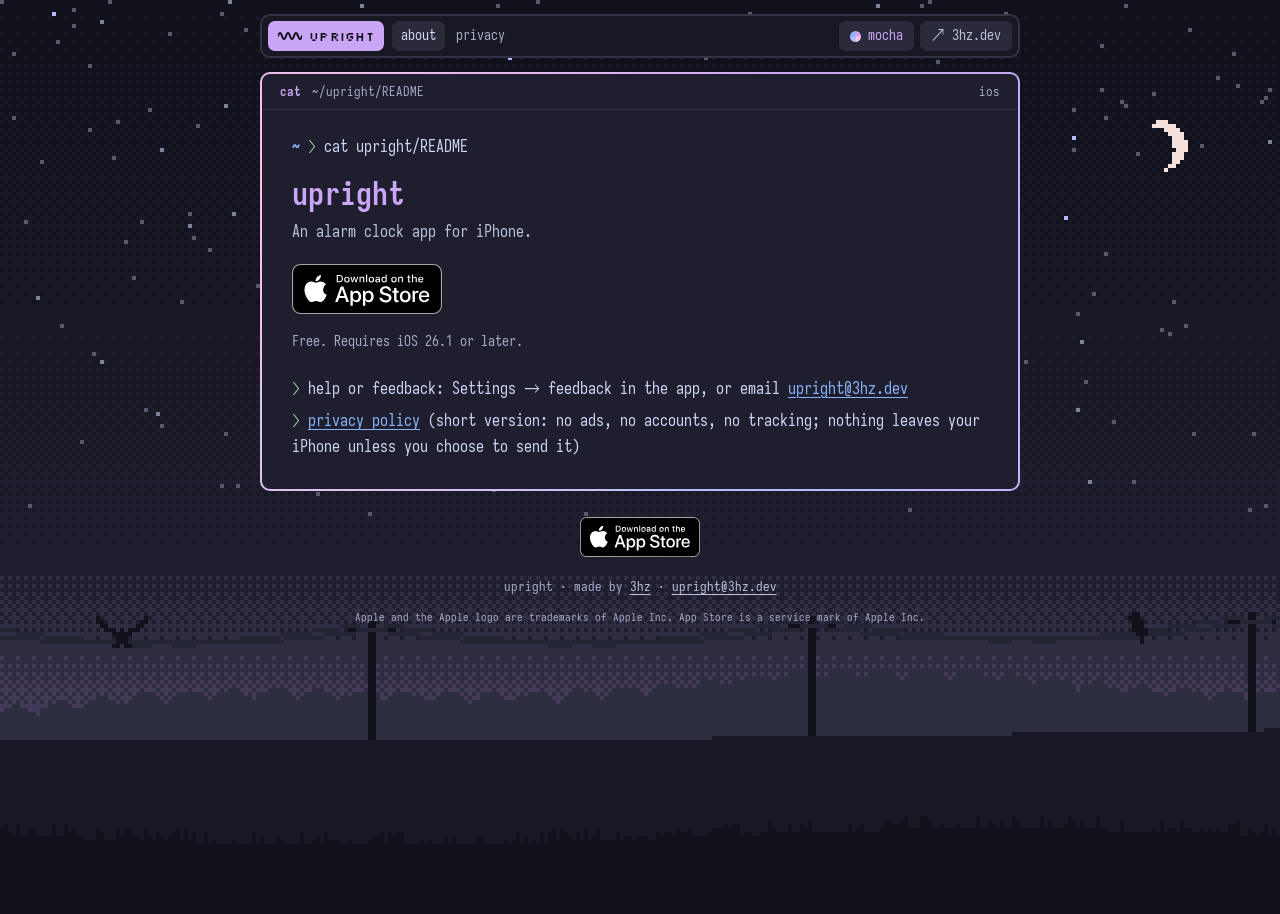
<file: index.html>
<!DOCTYPE html>
<html lang="en">
<head>
  <meta charset="utf-8">
  <meta name="viewport" content="width=device-width, initial-scale=1">
  <meta http-equiv="Content-Security-Policy" content="default-src 'self'; img-src 'self' data:; style-src 'self'; script-src 'self'; font-src 'self'; connect-src 'none'; form-action 'none'; base-uri 'none'; object-src 'none'">
  <meta name="referrer" content="no-referrer">
  <title>Upright Alarm · an alarm clock for iPhone</title>
  <meta name="description" content="Upright Alarm is a free alarm clock app for iPhone, on the App Store. Requires iOS 26.1 or later. Help, feedback and the privacy policy.">
  <link rel="canonical" href="https://upright.3hz.dev/">
  <meta name="theme-color" content="#1e1e2e">
  <link rel="icon" href="/favicon.svg" type="image/svg+xml">
  <link rel="icon" href="/favicon-32.png" sizes="32x32" type="image/png">
  <link rel="apple-touch-icon" href="/apple-touch-icon.png">
  <link rel="preload" href="/assets/fonts/iosevka-400-normal.woff2" as="font" type="font/woff2" crossorigin>
  <link rel="stylesheet" href="/assets/css/style.css">
  <script src="/assets/js/flavor.js"></script>
</head>
<body>

<!-- wallpaper. drawn in assets/js/main.js, same prairie as 3hz.dev -->
<canvas id="wall" aria-hidden="true"></canvas>

<a class="skip" href="#top">skip to content</a>

<header class="bar">
  <a class="bar-logo" href="/" aria-label="upright home">
    <svg viewBox="0 0 24 12" aria-hidden="true"><path d="M0 6 Q2 0 4 6 T8 6 T12 6 T16 6 T20 6 T24 6"/></svg>
    <span>upright</span>
  </a>
  <nav class="nav" aria-label="pages">
    <a href="/" aria-current="page">about</a>
    <a href="/privacy">privacy</a>
  </nav>
  <div class="bar-mods">
    <button class="mod mod-flavor" id="flavor" type="button" title="switch catppuccin flavor (t)">
      <span class="swatch" aria-hidden="true"></span><span class="flavor-name">mocha</span>
    </button>
    <a class="mod mod-3hz" href="https://3hz.dev" aria-label="3hz.dev">↗<span> 3hz.dev</span></a>
  </div>
</header>

<main class="page" id="top">
  <section class="win" aria-labelledby="t-app">
    <header class="win-bar"><span class="win-title"><b>cat</b> ~/upright/README</span><span class="win-meta">ios</span></header>
    <div class="win-body app">
      <p class="cmd"><span class="p-dir">~</span> <span class="p-arrow">❯</span> cat upright/README</p>
      <h1 id="t-app">upright</h1>
      <p class="lede">An alarm clock app for iPhone.</p>
      <p class="store"><a class="store-badge" href="https://apps.apple.com/us/app/upright-alarm/id6820184855"><img src="/assets/img/app-store-badge.svg" alt="Download on the App Store" width="150" height="50"></a></p>
      <p class="req">Free. Requires iOS 26.1 or later.</p>
      <ul class="links">
        <li>help or feedback: Settings → feedback in the app, or email <a href="mailto:upright@3hz.dev">upright@3hz.dev</a></li>
        <li><a href="/privacy">privacy policy</a> (short version: no ads, no accounts, no tracking; nothing leaves your iPhone unless you choose to send it)</li>
      </ul>
    </div>
  </section>
</main>

<footer class="foot">
  <a class="store-badge" href="https://apps.apple.com/us/app/upright-alarm/id6820184855"><img src="/assets/img/app-store-badge.svg" alt="Download on the App Store" width="120" height="40"></a>
  <p>upright · made by <a href="https://3hz.dev">3hz</a> · <a href="mailto:upright@3hz.dev">upright@3hz.dev</a></p>
  <p class="foot-tm">Apple and the Apple logo are trademarks of Apple Inc. App Store is a service mark of Apple Inc.</p>
</footer>

<script src="/assets/js/main.js" defer></script>
</body>
</html>
</file>
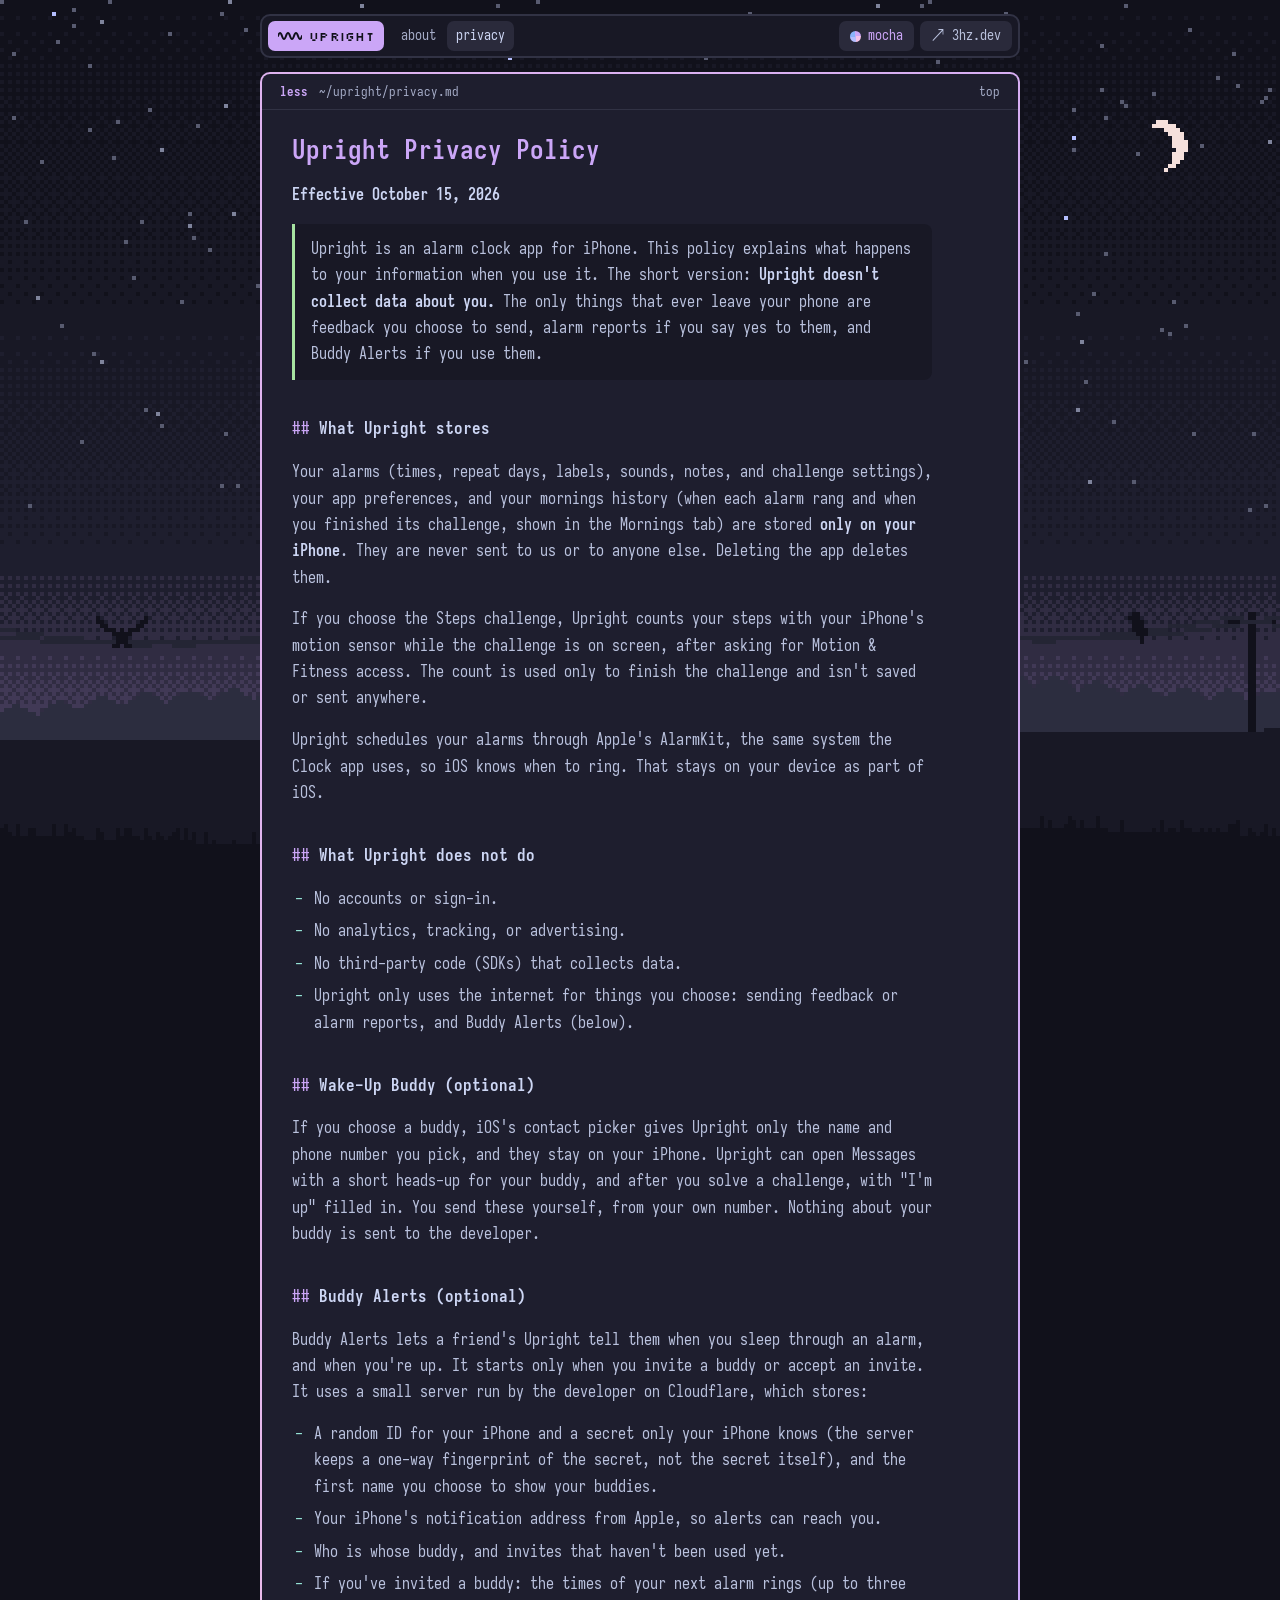
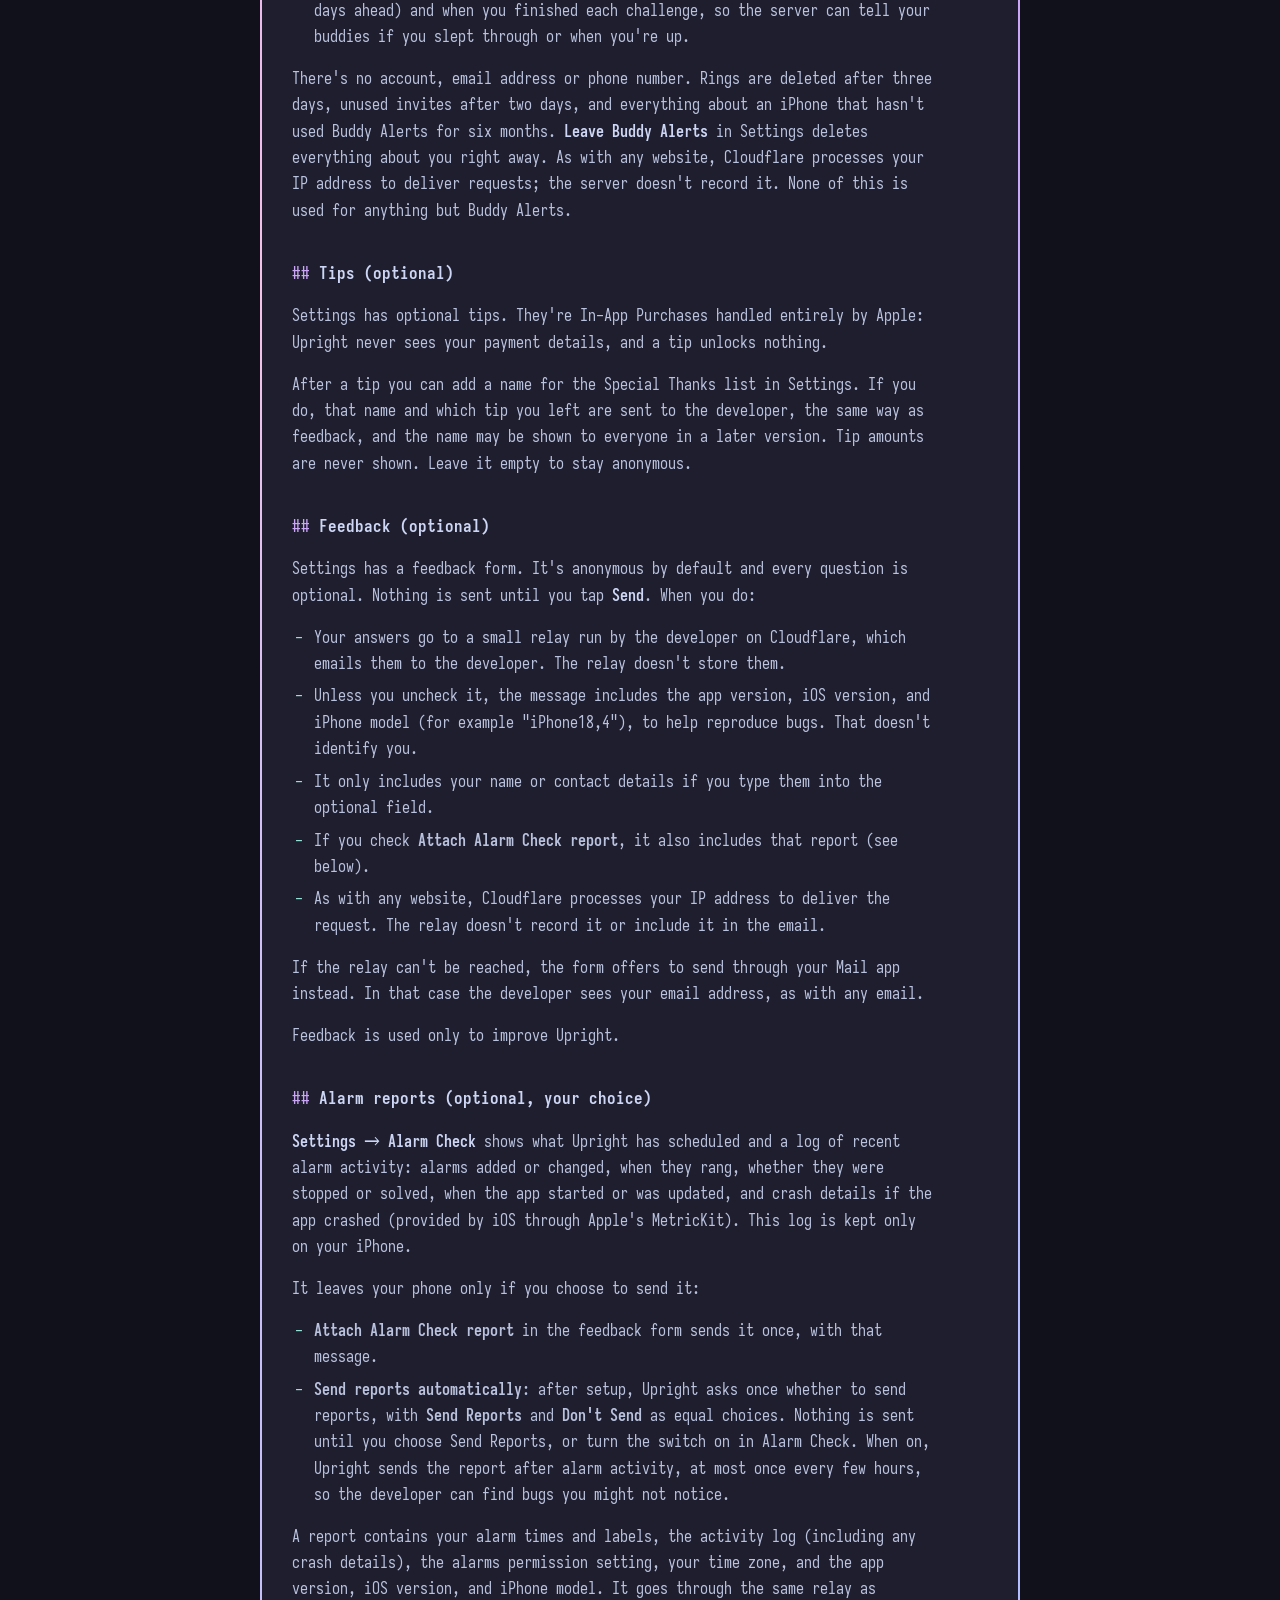
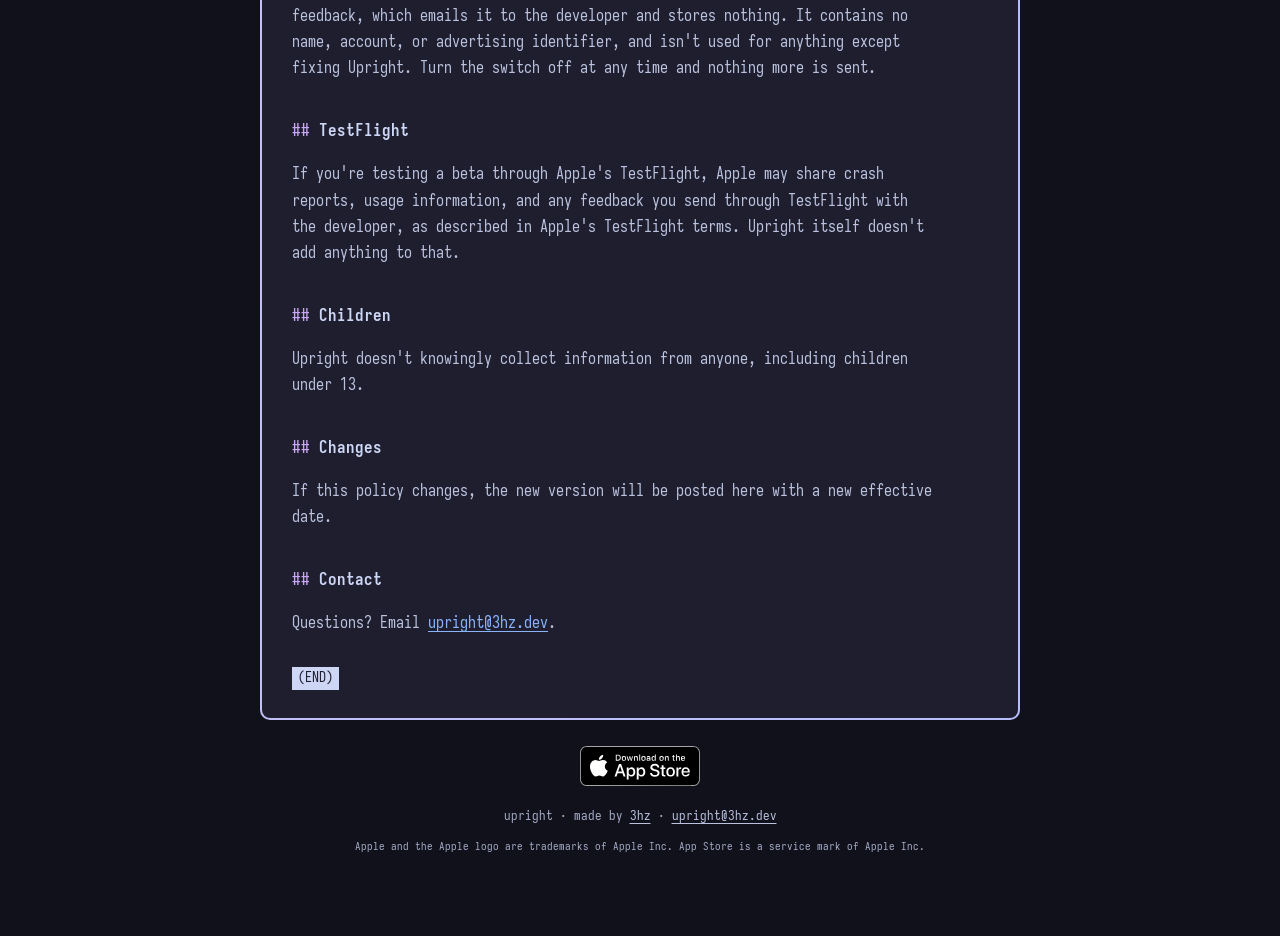
<file: privacy.html>
<!DOCTYPE html>
<html lang="en">
<head>
  <meta charset="utf-8">
  <meta name="viewport" content="width=device-width, initial-scale=1">
  <meta http-equiv="Content-Security-Policy" content="default-src 'self'; img-src 'self' data:; style-src 'self'; script-src 'self'; font-src 'self'; connect-src 'none'; form-action 'none'; base-uri 'none'; object-src 'none'">
  <meta name="referrer" content="no-referrer">
  <title>Privacy Policy · Upright</title>
  <meta name="description" content="Upright is an alarm clock app for iPhone. It doesn't collect data about you. Here's exactly what happens to your information.">
  <link rel="canonical" href="https://upright.3hz.dev/privacy">
  <meta name="theme-color" content="#1e1e2e">
  <link rel="icon" href="/favicon.svg" type="image/svg+xml">
  <link rel="icon" href="/favicon-32.png" sizes="32x32" type="image/png">
  <link rel="apple-touch-icon" href="/apple-touch-icon.png">
  <link rel="preload" href="/assets/fonts/iosevka-400-normal.woff2" as="font" type="font/woff2" crossorigin>
  <link rel="stylesheet" href="/assets/css/style.css">
  <script src="/assets/js/flavor.js"></script>
</head>
<body>

<!-- wallpaper. drawn in assets/js/main.js, same prairie as 3hz.dev -->
<canvas id="wall" aria-hidden="true"></canvas>

<a class="skip" href="#top">skip to content</a>

<header class="bar">
  <a class="bar-logo" href="/" aria-label="upright home">
    <svg viewBox="0 0 24 12" aria-hidden="true"><path d="M0 6 Q2 0 4 6 T8 6 T12 6 T16 6 T20 6 T24 6"/></svg>
    <span>upright</span>
  </a>
  <nav class="nav" aria-label="pages">
    <a href="/">about</a>
    <a href="/privacy" aria-current="page">privacy</a>
  </nav>
  <div class="bar-mods">
    <button class="mod mod-flavor" id="flavor" type="button" title="switch catppuccin flavor (t)">
      <span class="swatch" aria-hidden="true"></span><span class="flavor-name">mocha</span>
    </button>
    <a class="mod mod-3hz" href="https://3hz.dev" aria-label="3hz.dev">↗<span> 3hz.dev</span></a>
  </div>
</header>

<main class="page" id="top">
  <article class="win" aria-labelledby="t-policy">
    <header class="win-bar"><span class="win-title"><b>less</b> ~/upright/privacy.md</span><span class="win-meta" id="pos">less</span></header>
    <div class="win-body">
      <div class="doc">
        <h1 id="t-policy">Upright Privacy Policy</h1>
        <p class="effective"><strong>Effective <time datetime="2026-10-15">October 15, 2026</time></strong></p>

        <p class="tldr">Upright is an alarm clock app for iPhone. This policy explains what happens to your information when you use it. The short version: <strong>Upright doesn't collect data about you.</strong> The only things that ever leave your phone are feedback you choose to send, alarm reports if you say yes to them, and Buddy Alerts if you use them.</p>

        <h2>What Upright stores</h2>
        <p>Your alarms (times, repeat days, labels, sounds, notes, and challenge settings), your app preferences, and your mornings history (when each alarm rang and when you finished its challenge, shown in the Mornings tab) are stored <strong>only on your iPhone</strong>. They are never sent to us or to anyone else. Deleting the app deletes them.</p>
        <p>If you choose the Steps challenge, Upright counts your steps with your iPhone's motion sensor while the challenge is on screen, after asking for Motion &amp; Fitness access. The count is used only to finish the challenge and isn't saved or sent anywhere.</p>
        <p>Upright schedules your alarms through Apple's AlarmKit, the same system the Clock app uses, so iOS knows when to ring. That stays on your device as part of iOS.</p>

        <h2>What Upright does not do</h2>
        <ul>
          <li>No accounts or sign-in.</li>
          <li>No analytics, tracking, or advertising.</li>
          <li>No third-party code (SDKs) that collects data.</li>
          <li>Upright only uses the internet for things you choose: sending feedback or alarm reports, and Buddy Alerts (below).</li>
        </ul>

        <h2>Wake-Up Buddy (optional)</h2>
        <p>If you choose a buddy, iOS's contact picker gives Upright only the name and phone number you pick, and they stay on your iPhone. Upright can open Messages with a short heads-up for your buddy, and after you solve a challenge, with "I'm up" filled in. You send these yourself, from your own number. Nothing about your buddy is sent to the developer.</p>

        <h2>Buddy Alerts (optional)</h2>
        <p>Buddy Alerts lets a friend's Upright tell them when you sleep through an alarm, and when you're up. It starts only when you invite a buddy or accept an invite. It uses a small server run by the developer on Cloudflare, which stores:</p>
        <ul>
          <li>A random ID for your iPhone and a secret only your iPhone knows (the server keeps a one-way fingerprint of the secret, not the secret itself), and the first name you choose to show your buddies.</li>
          <li>Your iPhone's notification address from Apple, so alerts can reach you.</li>
          <li>Who is whose buddy, and invites that haven't been used yet.</li>
          <li>If you've invited a buddy: the times of your next alarm rings (up to three days ahead) and when you finished each challenge, so the server can tell your buddies if you slept through or when you're up.</li>
        </ul>
        <p>There's no account, email address or phone number. Rings are deleted after three days, unused invites after two days, and everything about an iPhone that hasn't used Buddy Alerts for six months. <strong>Leave Buddy Alerts</strong> in Settings deletes everything about you right away. As with any website, Cloudflare processes your IP address to deliver requests; the server doesn't record it. None of this is used for anything but Buddy Alerts.</p>

        <h2>Tips (optional)</h2>
        <p>Settings has optional tips. They're In-App Purchases handled entirely by Apple: Upright never sees your payment details, and a tip unlocks nothing.</p>
        <p>After a tip you can add a name for the Special Thanks list in Settings. If you do, that name and which tip you left are sent to the developer, the same way as feedback, and the name may be shown to everyone in a later version. Tip amounts are never shown. Leave it empty to stay anonymous.</p>

        <h2>Feedback (optional)</h2>
        <p>Settings has a feedback form. It's anonymous by default and every question is optional. Nothing is sent until you tap <strong>Send</strong>. When you do:</p>
        <ul>
          <li>Your answers go to a small relay run by the developer on Cloudflare, which emails them to the developer. The relay doesn't store them.</li>
          <li>Unless you uncheck it, the message includes the app version, iOS version, and iPhone model (for example "iPhone18,4"), to help reproduce bugs. That doesn't identify you.</li>
          <li>It only includes your name or contact details if you type them into the optional field.</li>
          <li>If you check <strong>Attach Alarm Check report</strong>, it also includes that report (see below).</li>
          <li>As with any website, Cloudflare processes your IP address to deliver the request. The relay doesn't record it or include it in the email.</li>
        </ul>
        <p>If the relay can't be reached, the form offers to send through your Mail app instead. In that case the developer sees your email address, as with any email.</p>
        <p>Feedback is used only to improve Upright.</p>

        <h2>Alarm reports (optional, your choice)</h2>
        <p><strong>Settings → Alarm Check</strong> shows what Upright has scheduled and a log of recent alarm activity: alarms added or changed, when they rang, whether they were stopped or solved, when the app started or was updated, and crash details if the app crashed (provided by iOS through Apple's MetricKit). This log is kept only on your iPhone.</p>
        <p>It leaves your phone only if you choose to send it:</p>
        <ul>
          <li><strong>Attach Alarm Check report</strong> in the feedback form sends it once, with that message.</li>
          <li><strong>Send reports automatically</strong>: after setup, Upright asks once whether to send reports, with <strong>Send Reports</strong> and <strong>Don't Send</strong> as equal choices. Nothing is sent until you choose Send Reports, or turn the switch on in Alarm Check. When on, Upright sends the report after alarm activity, at most once every few hours, so the developer can find bugs you might not notice.</li>
        </ul>
        <p>A report contains your alarm times and labels, the activity log (including any crash details), the alarms permission setting, your time zone, and the app version, iOS version, and iPhone model. It goes through the same relay as feedback, which emails it to the developer and stores nothing. It contains no name, account, or advertising identifier, and isn't used for anything except fixing Upright. Turn the switch off at any time and nothing more is sent.</p>

        <h2>TestFlight</h2>
        <p>If you're testing a beta through Apple's TestFlight, Apple may share crash reports, usage information, and any feedback you send through TestFlight with the developer, as described in Apple's TestFlight terms. Upright itself doesn't add anything to that.</p>

        <h2>Children</h2>
        <p>Upright doesn't knowingly collect information from anyone, including children under 13.</p>

        <h2>Changes</h2>
        <p>If this policy changes, the new version will be posted here with a new effective date.</p>

        <h2>Contact</h2>
        <p>Questions? Email <a href="mailto:upright@3hz.dev">upright@3hz.dev</a>.</p>
      </div>
      <p class="end" aria-hidden="true">(END)</p>
    </div>
  </article>
</main>

<footer class="foot">
  <a class="store-badge" href="https://apps.apple.com/us/app/upright-alarm/id6820184855"><img src="/assets/img/app-store-badge.svg" alt="Download on the App Store" width="120" height="40"></a>
  <p>upright · made by <a href="https://3hz.dev">3hz</a> · <a href="mailto:upright@3hz.dev">upright@3hz.dev</a></p>
  <p class="foot-tm">Apple and the Apple logo are trademarks of Apple Inc. App Store is a service mark of Apple Inc.</p>
</footer>

<script src="/assets/js/main.js" defer></script>
</body>
</html>
</file>
<file: assets/css/style.css>
/* upright.3hz.dev
   same catppuccin setup as 3hz.dev, cut down to one quiet page.
   colors: https://catppuccin.com/palette  (mocha is the default) */

@font-face { font-family: "Iosevka"; src: url("../fonts/iosevka-400-normal.woff2") format("woff2"); font-weight: 400; font-style: normal; font-display: swap; }
@font-face { font-family: "Iosevka"; src: url("../fonts/iosevka-400-italic.woff2") format("woff2"); font-weight: 400; font-style: italic; font-display: swap; }
@font-face { font-family: "Iosevka"; src: url("../fonts/iosevka-700-normal.woff2") format("woff2"); font-weight: 700; font-style: normal; font-display: swap; }
@font-face { font-family: "Silkscreen"; src: url("../fonts/silkscreen-400.woff2") format("woff2"); font-weight: 400; font-style: normal; font-display: swap; }

/* ── palettes ─────────────────────────────────────────── */

:root, [data-flavor="mocha"] {
  --rosewater:#f5e0dc; --flamingo:#f2cdcd; --pink:#f5c2e7; --mauve:#cba6f7; --red:#f38ba8; --maroon:#eba0ac;
  --peach:#fab387; --yellow:#f9e2af; --green:#a6e3a1; --teal:#94e2d5; --sky:#89dceb; --sapphire:#74c7ec;
  --blue:#89b4fa; --lavender:#b4befe; --text:#cdd6f4; --subtext1:#bac2de; --subtext0:#a6adc8;
  --overlay2:#9399b2; --overlay1:#7f849c; --overlay0:#6c7086; --surface2:#585b70; --surface1:#45475a;
  --surface0:#313244; --base:#1e1e2e; --mantle:#181825; --crust:#11111b;
  color-scheme: dark;
}
[data-flavor="macchiato"] {
  --rosewater:#f4dbd6; --flamingo:#f0c6c6; --pink:#f5bde6; --mauve:#c6a0f6; --red:#ed8796; --maroon:#ee99a0;
  --peach:#f5a97f; --yellow:#eed49f; --green:#a6da95; --teal:#8bd5ca; --sky:#91d7e3; --sapphire:#7dc4e4;
  --blue:#8aadf4; --lavender:#b7bdf8; --text:#cad3f5; --subtext1:#b8c0e0; --subtext0:#a5adcb;
  --overlay2:#939ab7; --overlay1:#8087a2; --overlay0:#6e738d; --surface2:#5b6078; --surface1:#494d64;
  --surface0:#363a4f; --base:#24273a; --mantle:#1e2030; --crust:#181926;
  color-scheme: dark;
}
[data-flavor="frappe"] {
  --rosewater:#f2d5cf; --flamingo:#eebebe; --pink:#f4b8e4; --mauve:#ca9ee6; --red:#e78284; --maroon:#ea999c;
  --peach:#ef9f76; --yellow:#e5c890; --green:#a6d189; --teal:#81c8be; --sky:#99d1db; --sapphire:#85c1dc;
  --blue:#8caaee; --lavender:#babbf1; --text:#c6d0f5; --subtext1:#b5bfe2; --subtext0:#a5adce;
  --overlay2:#949cbb; --overlay1:#838ba7; --overlay0:#737994; --surface2:#626880; --surface1:#51576d;
  --surface0:#414559; --base:#303446; --mantle:#292c3c; --crust:#232634;
  color-scheme: dark;
}
[data-flavor="latte"] {
  /* latte's accents are pastel enough that small text on a light background gets
     hard to read, so these are the same hues pulled darker (oklch lightness only)
     until they pass wcag aa. the originals are in the comments. */
  --rosewater:#974b3c; /* #dc8a78 */ --flamingo:#a24346; /* #dd7878 */ --pink:#a33389;  /* #ea76cb */
  --mauve:#802ce4;     /* #8839ef */ --red:#c20f35;      /* #d20f39 */ --maroon:#c01935; /* #e64553 */
  --peach:#aa4005;     /* #fe640b */ --yellow:#8a5507;   /* #df8e1d */ --green:#1f7107;  /* #40a02b */
  --teal:#056d73;      /* #179299 */ --sky:#046993;      /* #04a5e5 */ --sapphire:#076c7c; /* #209fb5 */
  --blue:#0b55e3;      /* #1e66f5 */ --lavender:#4755c6; /* #7287fd */
  --text:#4c4f69; --subtext1:#5c5f77; --subtext0:#5c5f77; /* #6c6f85 */
  --overlay2:#7c7f93; --overlay1:#8c8fa1; --overlay0:#9ca0b0; --surface2:#acb0be; --surface1:#bcc0cc;
  --surface0:#ccd0da; --base:#eff1f5; --mantle:#e6e9ef; --crust:#dce0e8;
  color-scheme: light;
}

/* ── knobs ────────────────────────────────────────────── */

:root {
  --page: 780px;
  --radius: 10px;
  --border: 2px;
  --mono: "Iosevka", "JetBrains Mono", ui-monospace, "SFMono-Regular", Menlo, Consolas, monospace;
  --pixel: "Silkscreen", var(--mono);
  --dim: var(--subtext0);
  --pill: color-mix(in srgb, var(--surface0) 70%, var(--mantle));
  --on-accent: var(--crust);
  --glow: conic-gradient(from 45deg, var(--mauve), var(--lavender), var(--pink), var(--mauve));
}
:root[data-flavor="latte"] { --pill: var(--base); --on-accent: var(--base); }
@supports not (color: color-mix(in srgb, red, blue)) {
  :root { --pill: var(--surface0); }
}

/* ── base ─────────────────────────────────────────────── */

*, *::before, *::after { box-sizing: border-box; }
html { background: var(--crust); -webkit-text-size-adjust: 100%; }
body {
  margin: 0;
  min-height: 100vh;
  font-family: var(--mono);
  font-size: 15.5px;
  line-height: 1.7;
  color: var(--text);
}
p, ul, h1, h2 { margin: 0; }
a { color: var(--blue); text-decoration-thickness: 1px; text-underline-offset: 3px; }
a:hover { color: var(--sky); }
:focus-visible { outline: 2px solid var(--mauve); outline-offset: 2px; border-radius: 4px; }
::selection { background: color-mix(in srgb, var(--mauve) 35%, transparent); color: var(--text); }
b, strong { font-weight: 700; }

.skip { position: absolute; left: -999px; top: 8px; z-index: 50; background: var(--mauve); color: var(--on-accent); padding: 4px 10px; border-radius: 6px; }
.skip:focus { left: 8px; }

/* the 3hz prairie at night, drawn once and left alone */
#wall {
  position: fixed; inset: 0;
  width: 100vw; height: 100vh; height: 100lvh;
  image-rendering: pixelated;
  z-index: -1;
  background: var(--crust);
}

/* ── bar ──────────────────────────────────────────────── */

.bar {
  display: flex; align-items: center; gap: 8px;
  width: calc(100% - 20px);
  max-width: calc(var(--page) - 20px);
  min-height: 42px;
  margin: 14px auto 0;
  padding: 5px 6px;
  font-size: 13.5px;
  line-height: 1.6;
  background: var(--mantle);
  border: var(--border) solid var(--surface0);
  border-radius: var(--radius);
}
.bar a { text-decoration: none; }
.bar-logo {
  display: flex; align-items: center; gap: 7px;
  height: 30px; padding: 0 10px;
  color: var(--on-accent);
  background: var(--mauve);
  border-radius: 7px;
  font-family: var(--pixel);
  font-size: 13px;
  letter-spacing: .02em;
}
.bar-logo:hover { color: var(--on-accent); background: var(--lavender); }
.bar-logo svg { width: 24px; height: 12px; fill: none; stroke: currentColor; stroke-width: 2; stroke-linecap: round; }
.nav { display: flex; gap: 2px; }
.nav a {
  display: flex; align-items: center;
  height: 30px; padding: 0 9px;
  color: var(--dim);
  border-radius: 7px;
}
.nav a:hover, .nav a[aria-current] { background: var(--pill); color: var(--text); }
.bar-mods { display: flex; gap: 6px; margin-left: auto; }
.mod {
  display: flex; align-items: center; gap: 7px;
  height: 30px; padding: 0 11px;
  font: inherit;
  color: var(--subtext1);
  background: var(--pill);
  border: 0;
  border-radius: 7px;
  white-space: nowrap;
}
a.mod:hover { color: var(--text); background: var(--surface1); }
.mod-flavor { color: var(--mauve); cursor: pointer; }
.mod-flavor:hover { background: var(--surface1); }
.swatch { width: 11px; height: 11px; border-radius: 50%; background: conic-gradient(var(--mauve) 0 25%, var(--pink) 0 50%, var(--lavender) 0 75%, var(--blue) 0); }

/* ── the window ───────────────────────────────────────── */

.page { max-width: var(--page); margin: 0 auto; padding: 14px 10px 0; }
.win {
  border: var(--border) solid transparent;
  border-radius: var(--radius);
  background: linear-gradient(var(--base), var(--base)) padding-box, var(--glow) border-box;
}
.win-bar {
  display: flex; align-items: center; justify-content: space-between; gap: 12px;
  padding: 7px 18px 6px;
  font-size: 13px;
  color: var(--dim);
  border-bottom: 1px solid var(--surface0);
}
.win-bar b { color: var(--mauve); margin-right: 4px; }
.win-meta { white-space: nowrap; }
.win-body { padding: 24px 30px 28px; }

.cmd { color: var(--text); margin-bottom: 16px; }
.p-dir { color: var(--blue); font-weight: 700; }
.p-arrow { color: var(--green); }

/* ── the policy ───────────────────────────────────────── */

.doc { max-width: 80ch; }
.doc h1 { font-size: 1.7rem; line-height: 1.2; color: var(--mauve); }
.effective { margin-top: 4px; color: var(--dim); }
.doc > * + * { margin-top: 1em; }
.doc h2 { margin-top: 2em; font-size: 1.08rem; color: var(--text); }
.doc h2::before { content: "## "; color: var(--mauve); font-weight: 400; }
.doc p { color: var(--subtext1); }
.doc p strong { color: var(--text); }
.doc ul { padding-left: 1.4em; list-style: none; color: var(--subtext1); }
.doc li { position: relative; }
.doc li + li { margin-top: .4em; }
.doc li::before { content: "-"; position: absolute; left: -1.2em; color: var(--teal); }
.tldr {
  padding: 12px 16px;
  color: var(--subtext1);
  background: var(--mantle);
  border-left: 3px solid var(--green);
  border-radius: 0 8px 8px 0;
}
.end {
  display: inline-block;
  margin-top: 30px;
  padding: 0 6px;
  font-size: 13.5px;
  color: var(--base);
  background: var(--text);
}

/* the home page */
.app h1 { font-size: 2rem; line-height: 1.15; color: var(--mauve); }
.app .lede { margin-top: 6px; color: var(--subtext1); }
/* apple's official badge: don't recolor or redraw it, keep some space around it */
.store { margin-top: 18px; }
.store-badge { display: inline-block; line-height: 0; border-radius: 8px; }
.store-badge img { display: block; height: 50px; width: auto; }
.req { margin-top: 8px; color: var(--subtext0); font-size: 14px; }
.links { margin-top: 22px; padding: 0; list-style: none; }
.links li + li { margin-top: 6px; }
.links li::before { content: "❯ "; color: var(--green); }

/* ── footer ───────────────────────────────────────────── */

.foot {
  max-width: var(--page);
  margin: 26px auto 0;
  padding: 0 16px 80px;
  font-size: 13px;
  text-align: center;
  color: var(--dim);
}
.foot .store-badge { margin-bottom: 12px; }
.foot .store-badge img { height: 40px; }
.foot-tm { margin-top: 10px; font-size: 11px; }
.foot a { color: var(--subtext1); }
.foot a:hover { color: var(--mauve); }

@media (max-width: 720px) {
  body { font-size: 15px; }
  .bar { width: calc(100% - 16px); margin-top: 8px; }
  .page { padding: 8px 8px 0; }
  .win-bar { padding: 7px 14px 6px; }
  .win-body { padding: 18px 16px 22px; }
  .doc h1 { font-size: 1.45rem; }
}
@media (max-width: 480px) {
  .bar { flex-wrap: wrap; }
  .nav { order: 3; width: 100%; border-top: 1px solid var(--surface0); padding-top: 5px; }
  .mod-flavor .flavor-name, .mod-3hz span { display: none; }
}

@media print {
  #wall, .bar, .skip, .win-bar, .foot, .cmd, .end, .store { display: none !important; }
  html, body { background: #fff; color: #000; }
  .page { max-width: none; padding: 0; }
  .win { border: 0; background: none; }
  .win-body { padding: 0; }
  .doc { max-width: none; }
  .doc h1, .doc h2, .doc h2::before, .doc p, .doc p strong, .doc ul, .effective { color: #000; }
  .tldr { background: none; border-left: 2px solid #000; }
  a { color: #000; }
}
</file>
